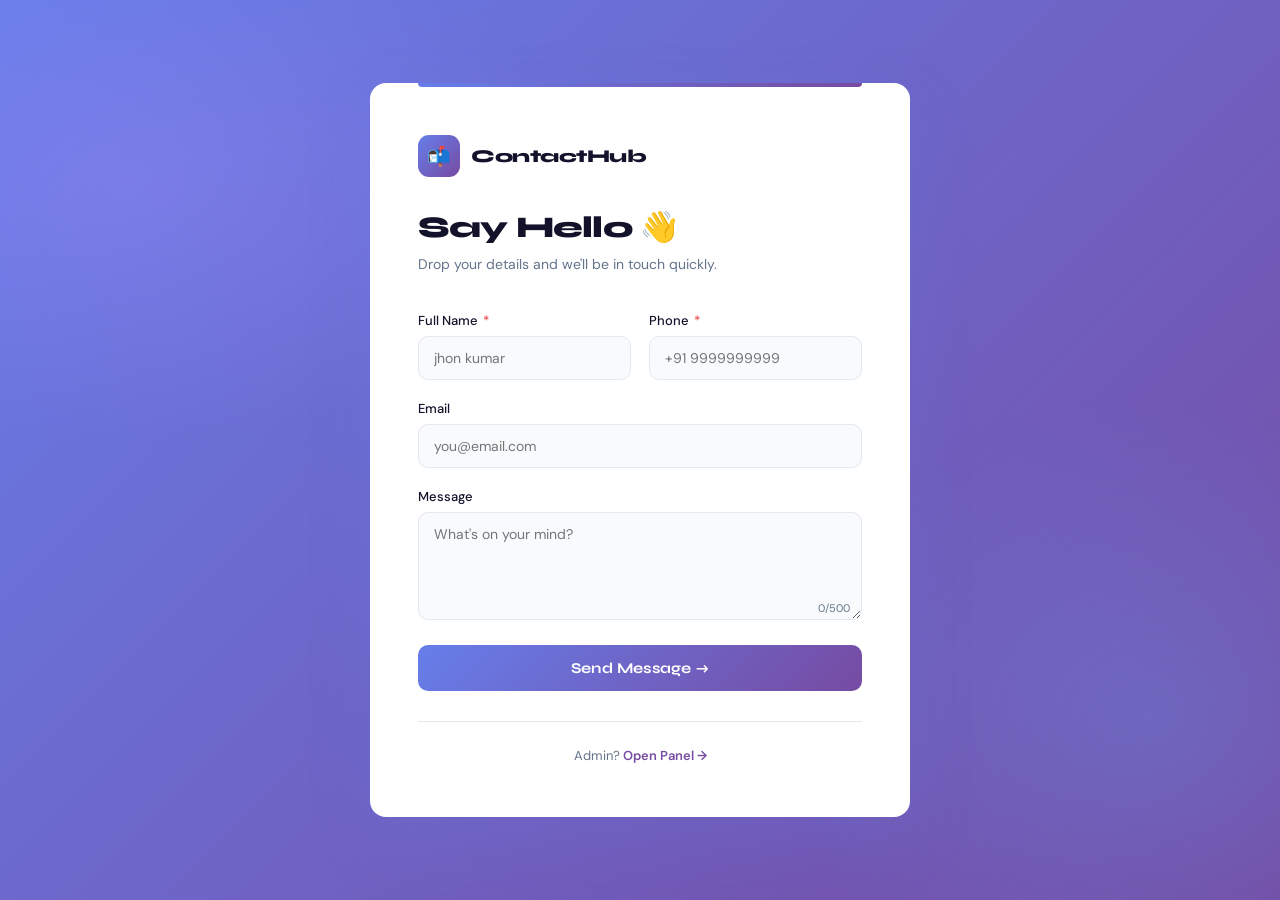
<file: index.html>
<!DOCTYPE html>
<html lang="en">
<head>
  <meta charset="UTF-8"/>
  <meta name="viewport" content="width=device-width, initial-scale=1.0"/>
  <title>Contact Us — ContactHub</title>
  <link href="https://fonts.googleapis.com/css2?family=Syne:wght@400;600;700;800&family=DM+Sans:ital,wght@0,300;0,400;0,500;1,400&display=swap" rel="stylesheet"/>
  <style>
    *,*::before,*::after{box-sizing:border-box;margin:0;padding:0}
    :root{
      --a:#667eea;--b:#764ba2;
      --text:#12122a;--muted:#64748b;--border:#e2e8f0;
      --ok:#10b981;--err:#ef4444;
      --r:16px;
    }
    body{
      font-family:'DM Sans',sans-serif;min-height:100vh;
      background:linear-gradient(135deg,var(--a) 0%,var(--b) 100%);
      display:flex;align-items:center;justify-content:center;
      padding:24px;overflow-x:hidden;
    }
    body::before{
      content:'';position:fixed;inset:0;pointer-events:none;
      background:
        radial-gradient(ellipse 60% 50% at 10% 20%,rgba(167,139,250,.3),transparent 60%),
        radial-gradient(ellipse 50% 60% at 90% 80%,rgba(96,165,250,.25),transparent 60%);
    }
    .card{
      background:#fff;border-radius:var(--r);
      box-shadow:0 24px 64px rgba(102,126,234,.18);
      width:100%;max-width:540px;padding:52px 48px;position:relative;
      animation:rise .55s cubic-bezier(.16,1,.3,1) both;
    }
    @keyframes rise{from{opacity:0;transform:translateY(32px)}to{opacity:1;transform:none}}
    .card::after{
      content:'';position:absolute;top:0;left:48px;right:48px;height:4px;
      background:linear-gradient(90deg,var(--a),var(--b));border-radius:0 0 6px 6px;
    }
    .brand{display:flex;align-items:center;gap:11px;margin-bottom:32px}
    .ico{width:42px;height:42px;border-radius:11px;background:linear-gradient(135deg,var(--a),var(--b));display:flex;align-items:center;justify-content:center;font-size:19px}
    .brand-name{font-family:'Syne',sans-serif;font-weight:800;font-size:18px;letter-spacing:-.5px;color:var(--text)}
    h1{font-family:'Syne',sans-serif;font-size:30px;font-weight:800;letter-spacing:-.8px;color:var(--text);margin-bottom:8px}
    .sub{color:var(--muted);font-size:14px;line-height:1.6;margin-bottom:36px}
    .alert{display:none;align-items:flex-start;gap:11px;padding:14px 16px;border-radius:11px;font-size:13px;font-weight:500;margin-bottom:22px;border:1px solid transparent;animation:popIn .28s cubic-bezier(.16,1,.3,1)}
    .alert.show{display:flex}
    @keyframes popIn{from{opacity:0;transform:translateY(-8px)}to{opacity:1;transform:none}}
    .alert-ok{background:#ecfdf5;color:#065f46;border-color:#a7f3d0}
    .alert-err{background:#fef2f2;color:#991b1b;border-color:#fecaca}
    .ai{font-size:16px;flex-shrink:0;margin-top:1px}
    .row{display:grid;grid-template-columns:1fr 1fr;gap:18px}
    .fg{margin-bottom:20px}
    label{display:block;font-size:13px;font-weight:500;color:var(--text);margin-bottom:7px}
    label .req{color:var(--err);margin-left:2px}
    input,textarea{width:100%;padding:12px 15px;border:1.5px solid var(--border);border-radius:10px;font-family:'DM Sans',sans-serif;font-size:14px;color:var(--text);background:#f8fafc;outline:none;transition:border-color .2s,box-shadow .2s,background .2s}
    input:focus,textarea:focus{border-color:var(--a);background:#fff;box-shadow:0 0 0 3px rgba(102,126,234,.13)}
    input.bad,textarea.bad{border-color:var(--err);box-shadow:0 0 0 3px rgba(239,68,68,.1)}
    textarea{resize:vertical;min-height:108px}
    .fe{font-size:12px;color:var(--err);margin-top:5px;display:none}
    .fe.on{display:block}
    .msg-wrap{position:relative}
    .char-count{position:absolute;bottom:10px;right:12px;font-size:11px;color:var(--muted);pointer-events:none}
    .btn{width:100%;padding:14px;margin-top:6px;border:none;border-radius:10px;font-family:'Syne',sans-serif;font-size:15px;font-weight:700;letter-spacing:.2px;background:linear-gradient(135deg,var(--a),var(--b));color:#fff;cursor:pointer;display:flex;align-items:center;justify-content:center;gap:9px;transition:opacity .2s,transform .15s,box-shadow .2s}
    .btn:hover:not(:disabled){transform:translateY(-2px);box-shadow:0 10px 28px rgba(102,126,234,.45)}
    .btn:active:not(:disabled){transform:translateY(0)}
    .btn:disabled{opacity:.6;cursor:not-allowed}
    .spin{width:16px;height:16px;border:2.5px solid rgba(255,255,255,.4);border-top-color:#fff;border-radius:50%;animation:sp .7s linear infinite;display:none;flex-shrink:0}
    @keyframes sp{to{transform:rotate(360deg)}}
    .btn.ld .spin{display:block}
    .admin-link{text-align:center;margin-top:30px;padding-top:22px;border-top:1px solid var(--border)}
    .admin-link a{font-size:13px;color:var(--muted);text-decoration:none;transition:color .2s}
    .admin-link a:hover{color:var(--a)}
    .admin-link a strong{color:var(--b);font-weight:600}
    @media(max-width:500px){.card{padding:32px 22px}.row{grid-template-columns:1fr}.card::after{left:22px;right:22px}}
  </style>
</head>
<body>
<div class="card">
  <div class="brand">
    <div class="ico">📬</div>
    <div class="brand-name">ContactHub</div>
  </div>
  <h1>Say Hello 👋</h1>
  <p class="sub">Drop your details and we'll be in touch quickly.</p>

  <div id="aOk" class="alert alert-ok"><span class="ai">✅</span><div>Message sent successfully! We'll be in touch.</div></div>
  <div id="aErr" class="alert alert-err"><span class="ai">⚠️</span><div id="aErrTxt">Something went wrong. Try again.</div></div>

  <form id="form" novalidate>
    <div class="row">
      <div class="fg">
        <label for="name">Full Name <span class="req">*</span></label>
        <input id="name" type="text" placeholder="jhon kumar" autocomplete="name"/>
        <div class="fe" id="e-name">Name is required.</div>
      </div>
      <div class="fg">
        <label for="phone">Phone <span class="req">*</span></label>
        <input id="phone" type="tel" placeholder="+91 9999999999" autocomplete="tel"/>
        <div class="fe" id="e-phone">Valid phone required.</div>
      </div>
    </div>
    <div class="fg">
      <label for="email">Email</label>
      <input id="email" type="email" placeholder="you@email.com" autocomplete="email"/>
      <div class="fe" id="e-email">Enter a valid email.</div>
    </div>
    <div class="fg">
      <label for="msg">Message</label>
      <div class="msg-wrap">
        <textarea id="msg" placeholder="What's on your mind?" maxlength="500" oninput="updateCount()"></textarea>
        <div class="char-count"><span id="cc">0</span>/500</div>
      </div>
    </div>
    <button type="submit" class="btn" id="sub">
      <div class="spin"></div>
      <span id="subTxt">Send Message →</span>
    </button>
  </form>

  <div class="admin-link">
    <a href="admin.html">Admin? <strong>Open Panel →</strong></a>
  </div>
</div>

<script>
// ════════════════════════════════════════
//   🔧 PASTE YOUR SUPABASE CREDENTIALS
// ════════════════════════════════════════
const SUPABASE_URL  = 'https://decsarjhkrfvuxrsvzoo.supabase.co';
const SUPABASE_ANON = 'sb_publishable_HmrALuQ6Ta0lThN3AmZH_w_b2QQ9iSU';
// ════════════════════════════════════════

const API = `${SUPABASE_URL}/rest/v1/contacts`;
const H = {
  'apikey': SUPABASE_ANON,
  'Authorization': `Bearer ${SUPABASE_ANON}`,
  'Content-Type': 'application/json',
  'Prefer': 'return=minimal'
};
const $ = id => document.getElementById(id);

function updateCount(){ $('cc').textContent = $('msg').value.length }

function setErr(id, on){
  $(id).classList.toggle('bad', on);
  $('e-'+id).classList.toggle('on', on);
}

function validate(){
  const name  = $('name').value.trim();
  const phone = $('phone').value.trim();
  const email = $('email').value.trim();
  let ok = true;
  if(!name){ setErr('name',true); ok=false; } else setErr('name',false);
  if(!phone || !/^[+\d][\d\s\-(). ]{5,}$/.test(phone)){ setErr('phone',true); ok=false; } else setErr('phone',false);
  if(email && !/^[^\s@]+@[^\s@]+\.[^\s@]+$/.test(email)){ setErr('email',true); ok=false; } else setErr('email',false);
  return ok;
}

function setLoading(on){
  $('sub').disabled = on;
  $('sub').classList.toggle('ld', on);
  $('subTxt').textContent = on ? 'Sending…' : 'Send Message →';
}

function showAlert(type, msg){
  $('aOk').classList.remove('show');
  $('aErr').classList.remove('show');
  if(type==='ok'){
    $('aOk').classList.add('show');
    setTimeout(()=> $('aOk').classList.remove('show'), 5000);
  } else {
    $('aErrTxt').textContent = msg || 'Something went wrong.';
    $('aErr').classList.add('show');
  }
}

function saveLocal(data){
  const list = JSON.parse(localStorage.getItem('ch_contacts')||'[]');
  list.unshift({...data, id:Date.now(), status:'Pending', submitted_at:new Date().toISOString()});
  localStorage.setItem('ch_contacts', JSON.stringify(list));
  console.log('[CH] Saved to localStorage');
}

$('form').addEventListener('submit', async e => {
  e.preventDefault();
  if(!validate()) return;
  const payload = {
    name:         $('name').value.trim(),
    phone:        $('phone').value.trim(),
    email:        $('email').value.trim() || null,
    message:      $('msg').value.trim()   || null,
    status:       'Pending',
    submitted_at: new Date().toISOString()
  };
  console.log('[CH] Submitting:', payload);
  if(SUPABASE_URL.includes('YOUR_PROJECT_ID')){
    console.warn('[CH] Not configured — saving locally');
    saveLocal(payload); $('form').reset(); updateCount(); showAlert('ok'); return;
  }
  setLoading(true);
  try{
    const res = await fetch(API, {method:'POST', headers:H, body:JSON.stringify(payload)});
    if(!res.ok){ const e=await res.json(); throw new Error(e.message||`HTTP ${res.status}`); }
    console.log('[CH] Saved ✓');
    $('form').reset(); updateCount(); showAlert('ok');
  } catch(err){
    console.error('[CH] Error → localStorage:', err.message);
    saveLocal(payload); $('form').reset(); updateCount(); showAlert('ok');
  } finally{ setLoading(false); }
});
['name','phone','email'].forEach(id=> $(id).addEventListener('blur', validate));
</script>
</body>
</html>
</file>
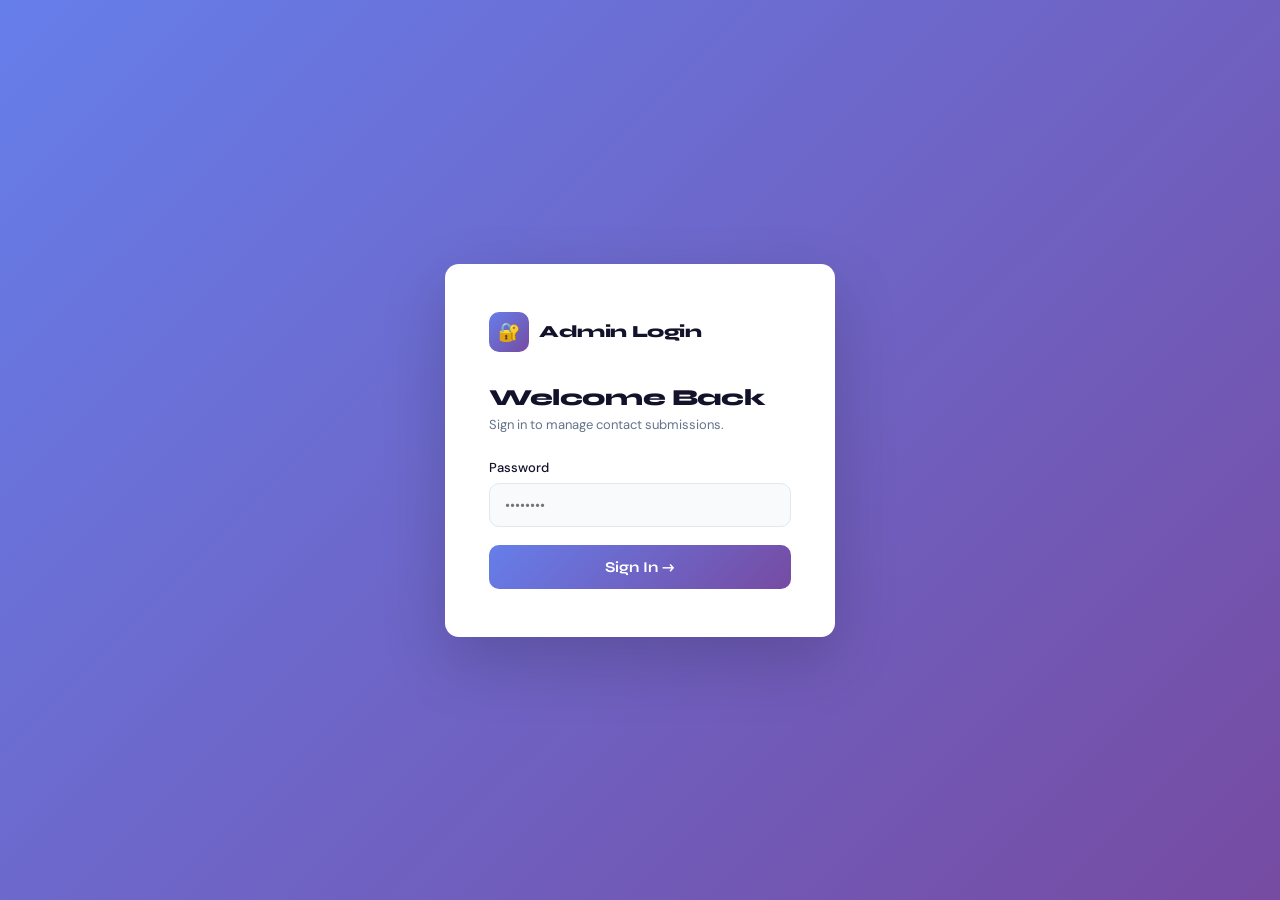
<file: admin.html>
<!DOCTYPE html>
<html lang="en">
<head>
  <meta charset="UTF-8"/>
  <meta name="viewport" content="width=device-width, initial-scale=1.0"/>
  <title>Admin Panel — ContactHub</title>
  <link href="https://fonts.googleapis.com/css2?family=Syne:wght@400;600;700;800&family=DM+Sans:wght@300;400;500&display=swap" rel="stylesheet"/>
  <style>
    *,*::before,*::after{box-sizing:border-box;margin:0;padding:0}
    :root{
      --a:#667eea;--b:#764ba2;--white:#fff;
      --bg:#f1f3fb;--text:#12122a;--muted:#64748b;--border:#e2e8f0;
      --p-bg:#fef3c7;--p-tx:#92400e;--p-bd:#fcd34d;
      --ok-bg:#d1fae5;--ok-tx:#065f46;--ok-bd:#6ee7b7;
      --no-bg:#fee2e2;--no-tx:#991b1b;--no-bd:#fca5a5;
      --r:14px;--sh:0 4px 24px rgba(0,0,0,.06);
    }
    body{font-family:'DM Sans',sans-serif;background:var(--bg);color:var(--text);min-height:100vh}

    /* ── LOGIN ── */
    #LS{min-height:100vh;background:linear-gradient(135deg,var(--a),var(--b));display:flex;align-items:center;justify-content:center;padding:24px}
    .lc{background:#fff;border-radius:var(--r);box-shadow:0 24px 64px rgba(0,0,0,.18);padding:48px 44px;width:100%;max-width:390px;animation:rise .45s cubic-bezier(.16,1,.3,1) both}
    @keyframes rise{from{opacity:0;transform:translateY(28px)}to{opacity:1;transform:none}}
    .brand{display:flex;align-items:center;gap:10px;margin-bottom:32px}
    .ico{width:40px;height:40px;border-radius:10px;background:linear-gradient(135deg,var(--a),var(--b));display:flex;align-items:center;justify-content:center;font-size:18px}
    .brand-name{font-family:'Syne',sans-serif;font-weight:800;font-size:17px;letter-spacing:-.4px}
    .lc h2{font-family:'Syne',sans-serif;font-size:23px;font-weight:800;margin-bottom:5px;letter-spacing:-.4px}
    .lc p{color:var(--muted);font-size:13px;margin-bottom:26px}
    .fg{margin-bottom:18px}
    label{display:block;font-size:13px;font-weight:500;margin-bottom:7px}
    input[type=password]{width:100%;padding:12px 15px;border:1.5px solid var(--border);border-radius:10px;font-family:'DM Sans',sans-serif;font-size:14px;outline:none;background:#f8fafc;transition:border-color .2s,box-shadow .2s}
    input[type=password]:focus{border-color:var(--a);box-shadow:0 0 0 3px rgba(102,126,234,.12);background:#fff}
    input[type=password].bad{border-color:#ef4444;box-shadow:0 0 0 3px rgba(239,68,68,.1)}
    .lerr{font-size:12px;color:#ef4444;margin-top:5px;display:none}
    .lerr.on{display:block}
    .btn-login{width:100%;padding:13px;border:none;border-radius:10px;background:linear-gradient(135deg,var(--a),var(--b));color:#fff;font-family:'Syne',sans-serif;font-size:15px;font-weight:700;cursor:pointer;transition:opacity .2s,transform .15s,box-shadow .2s}
    .btn-login:hover{opacity:.9;transform:translateY(-1px);box-shadow:0 8px 24px rgba(102,126,234,.4)}

    /* ── PANEL ── */
    #AP{display:none}
    .topbar{background:#fff;border-bottom:1px solid var(--border);padding:0 28px;height:60px;display:flex;align-items:center;justify-content:space-between;position:sticky;top:0;z-index:100;box-shadow:0 2px 12px rgba(0,0,0,.04)}
    .tb-l{display:flex;align-items:center;gap:10px}
    .tb-l .ico{width:34px;height:34px;font-size:16px}
    .tb-l .brand-name{font-size:16px}
    .badge-admin{background:linear-gradient(135deg,var(--a),var(--b));color:#fff;font-size:10px;font-weight:700;padding:2px 8px;border-radius:20px;font-family:'Syne',sans-serif;letter-spacing:.5px;text-transform:uppercase}
    .tb-r{display:flex;align-items:center;gap:10px}
    .av{width:32px;height:32px;border-radius:50%;background:linear-gradient(135deg,var(--a),var(--b));display:flex;align-items:center;justify-content:center;font-size:13px;color:#fff;font-weight:700}
    .btn-out{padding:7px 14px;border-radius:8px;border:1.5px solid var(--border);background:transparent;font-family:'DM Sans',sans-serif;font-size:13px;font-weight:500;cursor:pointer;color:var(--muted);transition:all .2s}
    .btn-out:hover{border-color:#ef4444;color:#ef4444;background:#fef2f2}
    .main{padding:28px;max-width:1320px;margin:0 auto}
    .pt{font-family:'Syne',sans-serif;font-size:22px;font-weight:800;letter-spacing:-.5px;margin-bottom:5px}
    .ps{color:var(--muted);font-size:13px;margin-bottom:24px}

    /* stats */
    .stats{display:grid;grid-template-columns:repeat(4,1fr);gap:16px;margin-bottom:24px}
    @media(max-width:700px){.stats{grid-template-columns:repeat(2,1fr)}}
    .sc{background:#fff;border-radius:var(--r);padding:20px;box-shadow:var(--sh);border:1px solid var(--border);display:flex;align-items:center;gap:14px;transition:transform .2s,box-shadow .2s}
    .sc:hover{transform:translateY(-2px);box-shadow:0 8px 28px rgba(0,0,0,.09)}
    .si{width:46px;height:46px;border-radius:12px;display:flex;align-items:center;justify-content:center;font-size:20px;flex-shrink:0}
    .si.all{background:#ede9fe}.si.pend{background:#fef3c7}.si.appr{background:#d1fae5}.si.rej{background:#fee2e2}
    .sn{font-family:'Syne',sans-serif;font-size:26px;font-weight:800;letter-spacing:-.5px;line-height:1}
    .sl{font-size:12px;color:var(--muted);margin-top:3px;font-weight:500}

    /* toolbar */
    .toolbar{background:#fff;border-radius:var(--r);padding:15px 18px;box-shadow:var(--sh);border:1px solid var(--border);display:flex;align-items:center;gap:12px;flex-wrap:wrap;margin-bottom:18px}
    .sw{position:relative;flex:1;min-width:200px}
    .sw input{width:100%;padding:10px 14px 10px 36px;border:1.5px solid var(--border);border-radius:9px;font-family:'DM Sans',sans-serif;font-size:13px;outline:none;background:#f8fafc;transition:border-color .2s,box-shadow .2s}
    .sw input:focus{border-color:var(--a);box-shadow:0 0 0 3px rgba(102,126,234,.12);background:#fff}
    .si2{position:absolute;left:11px;top:50%;transform:translateY(-50%);font-size:14px;opacity:.45;pointer-events:none}
    .filters{display:flex;gap:6px;flex-wrap:wrap}
    .fb{padding:8px 13px;border-radius:8px;border:1.5px solid var(--border);background:transparent;font-family:'DM Sans',sans-serif;font-size:12px;font-weight:500;cursor:pointer;color:var(--muted);transition:all .2s}
    .fb:hover{border-color:var(--a);color:var(--a)}
    .fb.active{background:linear-gradient(135deg,var(--a),var(--b));border-color:transparent;color:#fff}
    .btn-ref{padding:9px 13px;border-radius:9px;border:1.5px solid var(--border);background:transparent;cursor:pointer;font-size:14px;transition:all .2s;color:var(--muted)}
    .btn-ref:hover{border-color:var(--a);background:#f0f4ff}

    /* table */
    .tw{background:#fff;border-radius:var(--r);box-shadow:var(--sh);border:1px solid var(--border);overflow:hidden}
    .th2{padding:15px 20px;border-bottom:1px solid var(--border);display:flex;align-items:center;justify-content:space-between;flex-wrap:wrap;gap:8px}
    .tt{font-family:'Syne',sans-serif;font-size:15px;font-weight:700}
    .tc{font-size:12px;color:var(--muted)}
    .ts{overflow-x:auto}
    table{width:100%;border-collapse:collapse;min-width:720px}
    thead th{padding:11px 16px;text-align:left;font-size:11px;font-weight:600;text-transform:uppercase;letter-spacing:.06em;color:var(--muted);background:#f8fafc;border-bottom:1px solid var(--border)}
    tbody tr{border-bottom:1px solid #f0f2f8;transition:background .15s}
    tbody tr:last-child{border-bottom:none}
    tbody tr:hover{background:#f9fbff}
    td{padding:13px 16px;font-size:13px;vertical-align:middle}
    td.nc{font-weight:600}
    td.pc{font-family:monospace;font-size:12px}
    td.mc{max-width:170px;overflow:hidden;text-overflow:ellipsis;white-space:nowrap;color:var(--muted)}
    td.dc{font-size:12px;color:var(--muted);white-space:nowrap}
    .bdg{display:inline-flex;align-items:center;gap:5px;padding:4px 10px;border-radius:20px;font-size:11px;font-weight:600;border:1px solid transparent}
    .bdg-dot{width:6px;height:6px;border-radius:50%;flex-shrink:0}
    .bdg.Pending{background:var(--p-bg);color:var(--p-tx);border-color:var(--p-bd)}.bdg.Pending .bdg-dot{background:#f59e0b}
    .bdg.Approved{background:var(--ok-bg);color:var(--ok-tx);border-color:var(--ok-bd)}.bdg.Approved .bdg-dot{background:#10b981}
    .bdg.Rejected{background:var(--no-bg);color:var(--no-tx);border-color:var(--no-bd)}.bdg.Rejected .bdg-dot{background:#ef4444}
    .acts{display:flex;gap:6px}
    .ba{padding:5px 11px;border-radius:7px;border:1.5px solid;font-size:11px;font-weight:600;cursor:pointer;font-family:'DM Sans',sans-serif;transition:all .15s;white-space:nowrap}
    .ba-ok{border-color:#6ee7b7;color:#065f46;background:#f0fdf4}.ba-ok:hover{background:#dcfce7}
    .ba-no{border-color:#fca5a5;color:#991b1b;background:#fff5f5}.ba-no:hover{background:#fee2e2}
    .ba:disabled{opacity:.4;cursor:not-allowed}

    /* states */
    .empty,.loading-s,.error-s{padding:60px 24px;text-align:center;color:var(--muted)}
    .ei{font-size:40px;margin-bottom:14px}
    .empty h3,.error-s h3{font-family:'Syne',sans-serif;font-size:16px;font-weight:700;color:var(--text);margin-bottom:6px}
    .empty p,.error-s p{font-size:13px}
    .lsp{width:32px;height:32px;border:3px solid #e5e7eb;border-top-color:var(--a);border-radius:50%;animation:sp .7s linear infinite;margin:0 auto 16px}
    @keyframes sp{to{transform:rotate(360deg)}}

    .toast{position:fixed;bottom:24px;right:24px;background:#1a1a2e;color:#fff;padding:12px 18px;border-radius:10px;font-size:13px;font-weight:500;box-shadow:0 8px 32px rgba(0,0,0,.2);z-index:999;display:flex;align-items:center;gap:8px;animation:ti .3s cubic-bezier(.16,1,.3,1)}
    @keyframes ti{from{opacity:0;transform:translateY(12px)}to{opacity:1;transform:none}}

    @media(max-width:600px){.main{padding:16px}.topbar{padding:0 16px}.toolbar{flex-direction:column;align-items:stretch}}
  </style>
</head>
<body>

<!-- LOGIN -->
<div id="LS">
  <div class="lc">
    <div class="brand"><div class="ico">🔐</div><div class="brand-name">Admin Login</div></div>
    <h2>Welcome Back</h2>
    <p>Sign in to manage contact submissions.</p>
    <div class="fg">
      <label for="pw">Password</label>
      <input type="password" id="pw" placeholder="••••••••"/>
      <div class="lerr" id="lerr">Incorrect password.</div>
    </div>
    <button class="btn-login" onclick="doLogin()">Sign In →</button>
  </div>
</div>

<!-- ADMIN PANEL -->
<div id="AP">
  <nav class="topbar">
    <div class="tb-l">
      <div class="ico">📬</div>
      <div class="brand-name">ContactHub</div>
      <div class="badge-admin">Admin</div>
    </div>
    <div class="tb-r">
      <div class="av">A</div>
      <button class="btn-out" onclick="doLogout()">Logout</button>
    </div>
  </nav>

  <div class="main">
    <div class="pt">Contact Submissions</div>
    <div class="ps">Review, approve or reject incoming contact requests — powered by Supabase.</div>

    <div class="stats">
      <div class="sc"><div class="si all">📊</div><div><div class="sn" id="s-all">—</div><div class="sl">Total</div></div></div>
      <div class="sc"><div class="si pend">⏳</div><div><div class="sn" id="s-pend">—</div><div class="sl">Pending</div></div></div>
      <div class="sc"><div class="si appr">✅</div><div><div class="sn" id="s-appr">—</div><div class="sl">Approved</div></div></div>
      <div class="sc"><div class="si rej">❌</div><div><div class="sn" id="s-rej">—</div><div class="sl">Rejected</div></div></div>
    </div>

    <div class="toolbar">
      <div class="sw">
        <span class="si2">🔍</span>
        <input type="text" id="q" placeholder="Search name, phone, email…" oninput="renderTable()"/>
      </div>
      <div class="filters">
        <button class="fb active" data-f="All"      onclick="setF(this)">All</button>
        <button class="fb"         data-f="Pending"  onclick="setF(this)">Pending</button>
        <button class="fb"         data-f="Approved" onclick="setF(this)">Approved</button>
        <button class="fb"         data-f="Rejected" onclick="setF(this)">Rejected</button>
      </div>
      <button class="btn-ref" onclick="load()" title="Refresh">🔄</button>
    </div>

    <div class="tw">
      <div class="th2">
        <div class="tt">Contacts</div>
        <div class="tc" id="cnt">Loading…</div>
      </div>
      <div class="ts">
        <table><thead>
          <tr>
            <th>Name</th><th>Phone</th><th>Email</th><th>Message</th>
            <th>Status</th><th>Date</th><th>Actions</th>
          </tr>
        </thead><tbody id="tb"></tbody></table>
      </div>
      <div id="state"></div>
    </div>
  </div>
</div>

<script>
// ════════════════════════════════════════
//   🔧 PASTE YOUR SUPABASE CREDENTIALS
// ════════════════════════════════════════
const SUPABASE_URL  = 'https://decsarjhkrfvuxrsvzoo.supabase.co';
const SUPABASE_ANON = 'sb_publishable_HmrALuQ6Ta0lThN3AmZH_w_b2QQ9iSU';
// ════════════════════════════════════════

const ADMIN_PASS = 'admin123';
const API = `${SUPABASE_URL}/rest/v1`;
const H = {
  'apikey': SUPABASE_ANON,
  'Authorization': `Bearer ${SUPABASE_ANON}`,
  'Content-Type': 'application/json'
};

const $ = id => document.getElementById(id);
let all = [], activeF = 'All';

// ── AUTH ──
function doLogin(){
  const pw = $('pw').value;
  if(pw === ADMIN_PASS){
    sessionStorage.setItem('ch_auth','1');
    $('LS').style.display='none';
    $('AP').style.display='block';
    load();
  } else {
    $('lerr').classList.add('on');
    $('pw').classList.add('bad');
  }
}
function doLogout(){ sessionStorage.removeItem('ch_auth'); location.reload(); }
$('pw').addEventListener('keydown', e=>{ if(e.key==='Enter') doLogin(); });
if(sessionStorage.getItem('ch_auth')==='1'){
  $('LS').style.display='none'; $('AP').style.display='block'; load();
}

// ── FILTER ──
function setF(btn){
  document.querySelectorAll('.fb').forEach(b=>b.classList.remove('active'));
  btn.classList.add('active');
  activeF = btn.dataset.f;
  renderTable();
}

// ── LOAD ──
async function load(){
  showState('loading');
  // localStorage fallback
  if(SUPABASE_URL.includes('YOUR_PROJECT_ID')){
    console.warn('[Admin] Not configured — reading localStorage');
    const local = JSON.parse(localStorage.getItem('ch_contacts')||'[]');
    all = local.map(r=>({
      id:String(r.id), name:r.name, phone:r.phone, email:r.email,
      message:r.message, status:r.status||'Pending', submitted_at:r.submitted_at
    }));
    updateStats(); renderTable(); return;
  }
  try{
    // Fetch all rows sorted newest first
    const res = await fetch(
      `${API}/contacts?order=submitted_at.desc&limit=1000`,
      {headers: H}
    );
    if(!res.ok){ const e=await res.json(); throw new Error(e.message||`HTTP ${res.status}`); }
    all = await res.json();
    console.log('[Admin] Loaded', all.length, 'records');
    updateStats(); renderTable();
  } catch(err){
    console.error('[Admin] Load error:', err);
    showState('error', err.message);
  }
}

// ── STATS ──
function updateStats(){
  $('s-all').textContent  = all.length;
  $('s-pend').textContent = all.filter(r=>r.status==='Pending').length;
  $('s-appr').textContent = all.filter(r=>r.status==='Approved').length;
  $('s-rej').textContent  = all.filter(r=>r.status==='Rejected').length;
}

// ── RENDER ──
function renderTable(){
  const q = $('q').value.toLowerCase().trim();
  const filtered = all.filter(r=>{
    const mf = activeF==='All' || r.status===activeF;
    const ms = !q ||
      (r.name||'').toLowerCase().includes(q)||
      (r.phone||'').toLowerCase().includes(q)||
      (r.email||'').toLowerCase().includes(q)||
      (r.message||'').toLowerCase().includes(q);
    return mf && ms;
  });

  $('cnt').textContent = `${filtered.length} record${filtered.length!==1?'s':''}`;
  const tb = $('tb');

  if(!filtered.length){ tb.innerHTML=''; showState('empty'); return; }
  showState('none');

  tb.innerHTML = filtered.map(r=>{
    const st = r.status||'Pending';
    const dt = r.submitted_at ? fmtDate(r.submitted_at) : '—';
    return `<tr>
      <td class="nc">${esc(r.name||'—')}</td>
      <td class="pc">${esc(r.phone||'—')}</td>
      <td>${esc(r.email||'—')}</td>
      <td class="mc" title="${esc(r.message||'')}">${esc(r.message||'—')}</td>
      <td><span class="bdg ${st}"><span class="bdg-dot"></span>${st}</span></td>
      <td class="dc">${dt}</td>
      <td><div class="acts">
        <button class="ba ba-ok" ${st==='Approved'?'disabled':''} onclick="upd('${r.id}','Approved',this)">✓ Approve</button>
        <button class="ba ba-no" ${st==='Rejected'?'disabled':''} onclick="upd('${r.id}','Rejected',this)">✗ Reject</button>
      </div></td>
    </tr>`;
  }).join('');
}

// ── UPDATE ──
async function upd(id, status, btn){
  btn.disabled = true;
  const row = btn.closest('tr');
  row.style.opacity = '.6';

  // localStorage fallback
  if(SUPABASE_URL.includes('YOUR_PROJECT_ID')){
    const local = JSON.parse(localStorage.getItem('ch_contacts')||'[]');
    const idx = local.findIndex(r=>String(r.id)===id);
    if(idx!==-1){ local[idx].status=status; localStorage.setItem('ch_contacts',JSON.stringify(local)); }
    const rec = all.find(r=>r.id===id);
    if(rec) rec.status=status;
    updateStats(); renderTable();
    toast(status==='Approved'?'✅ Approved!':'❌ Rejected!');
    return;
  }

  try{
    const res = await fetch(`${API}/contacts?id=eq.${id}`,{
      method:'PATCH',
      headers:{...H,'Prefer':'return=minimal'},
      body: JSON.stringify({status})
    });
    if(!res.ok){ const e=await res.json(); throw new Error(e.message||`HTTP ${res.status}`); }
    const rec = all.find(r=>r.id===id);
    if(rec) rec.status=status;
    updateStats(); renderTable();
    toast(status==='Approved'?'✅ Approved!':'❌ Rejected!');
    console.log('[Admin] Updated', id, '→', status);
  } catch(err){
    console.error('[Admin] Update error:', err);
    toast('⚠️ Failed: '+err.message);
    btn.disabled=false; row.style.opacity='1';
  }
}

// ── HELPERS ──
function showState(type, msg){
  const el = $('state'), tb = $('tb');
  if(type==='loading'){
    tb.innerHTML='';
    el.innerHTML=`<div class="loading-s"><div class="lsp"></div><p>Loading contacts…</p></div>`;
  } else if(type==='empty'){
    el.innerHTML=`<div class="empty"><div class="ei">📭</div><h3>No contacts found</h3><p>Try changing the filter or search.</p></div>`;
  } else if(type==='error'){
    tb.innerHTML='';
    el.innerHTML=`<div class="error-s"><div class="ei">⚠️</div><h3>Failed to load</h3><p>${esc(msg||'')}</p></div>`;
  } else { el.innerHTML=''; }
}

function fmtDate(iso){
  const d = new Date(iso);
  return d.toLocaleDateString('en-IN',{day:'2-digit',month:'short',year:'numeric'})+' '+
         d.toLocaleTimeString('en-IN',{hour:'2-digit',minute:'2-digit',hour12:true});
}
function esc(s){ return String(s).replace(/&/g,'&amp;').replace(/</g,'&lt;').replace(/>/g,'&gt;').replace(/"/g,'&quot;'); }

let toastT;
function toast(msg){
  document.querySelectorAll('.toast').forEach(t=>t.remove());
  clearTimeout(toastT);
  const t=document.createElement('div');
  t.className='toast'; t.textContent=msg;
  document.body.appendChild(t);
  toastT=setTimeout(()=>t.remove(),3000);
}
</script>
</body>
</html>
</file>
